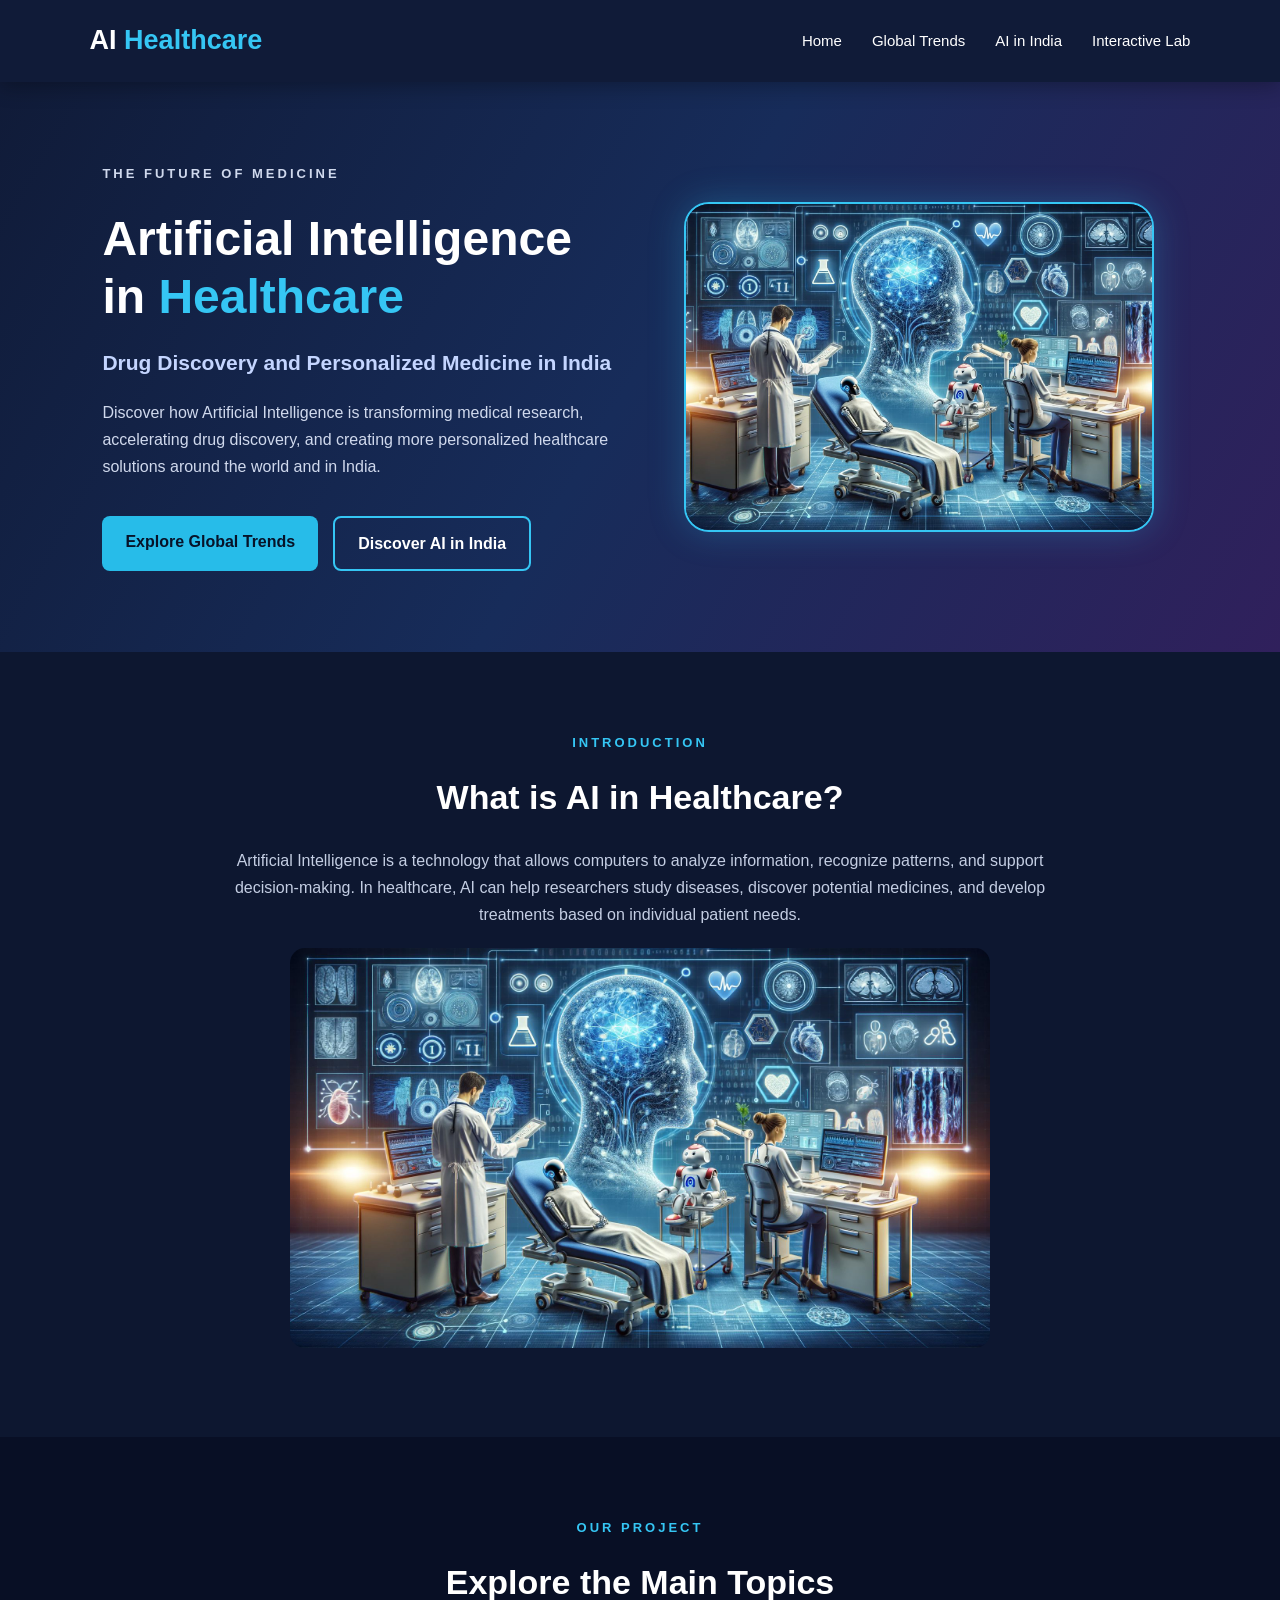
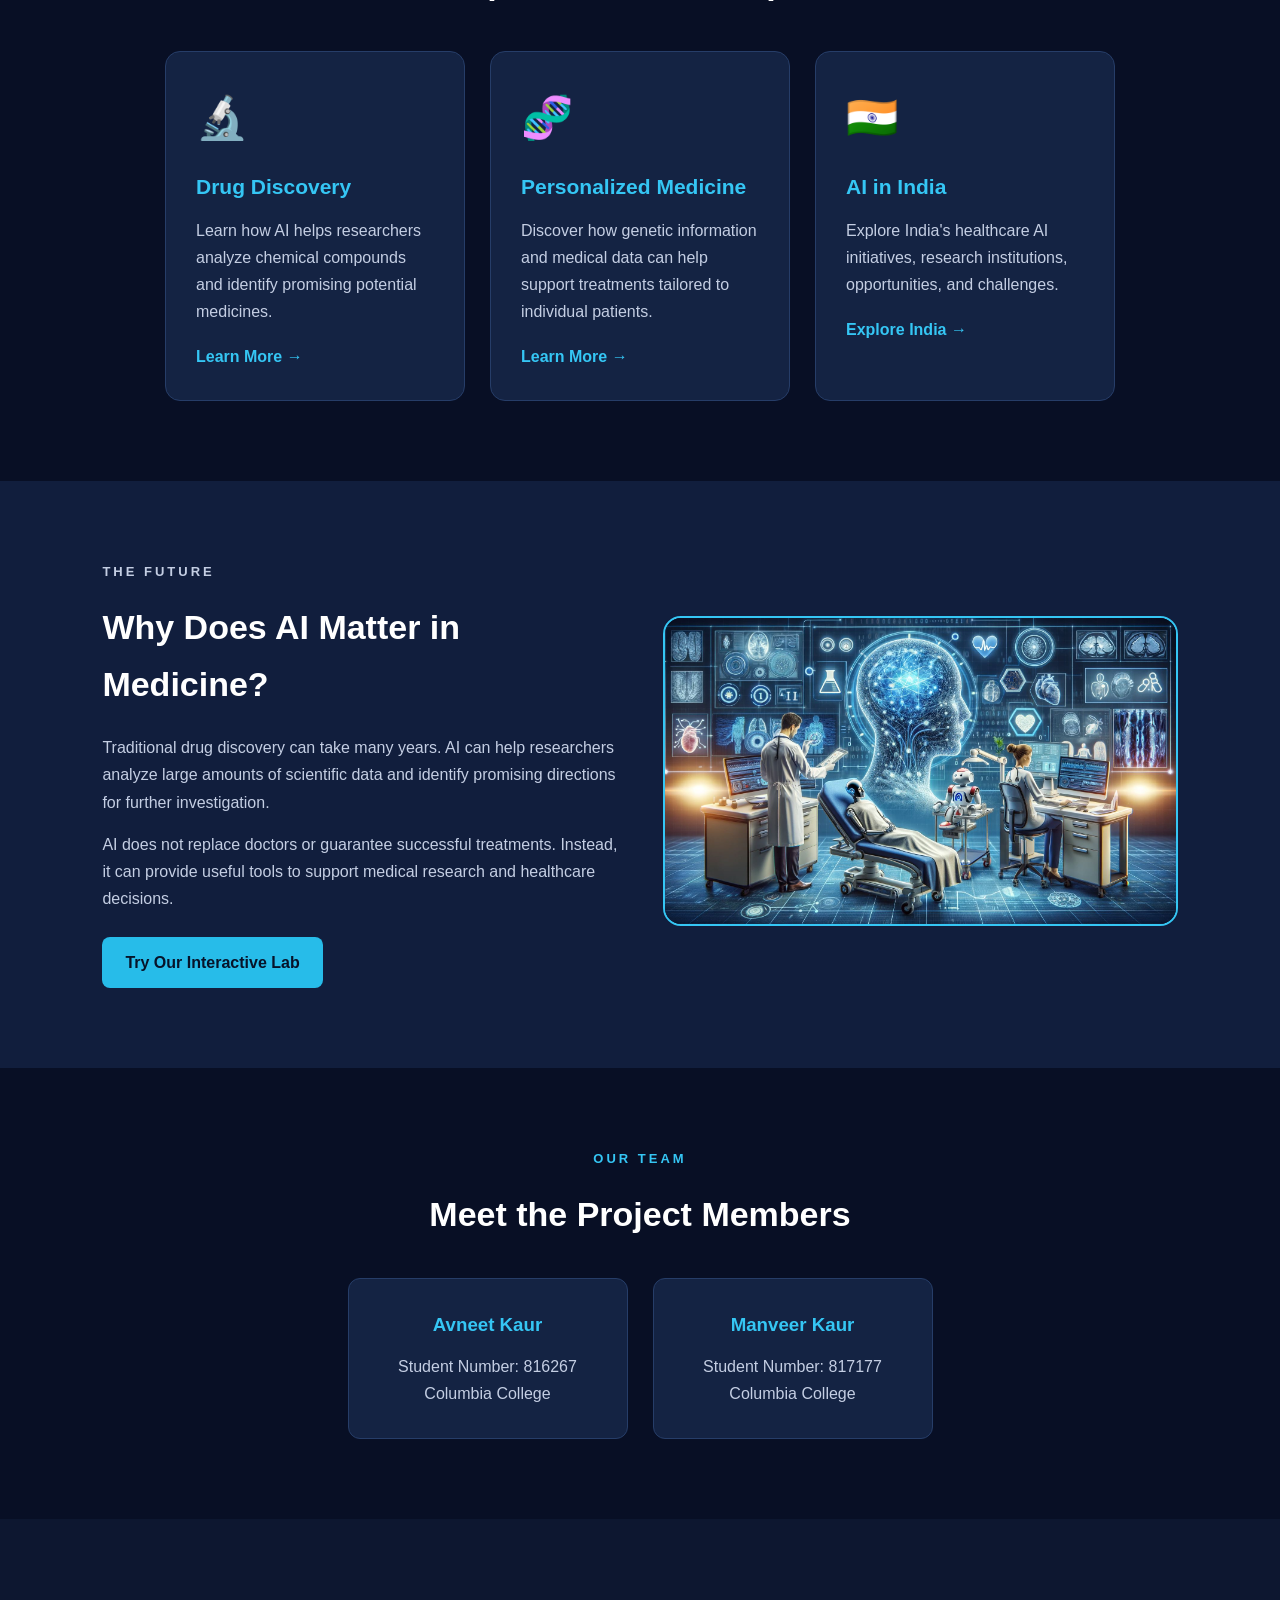
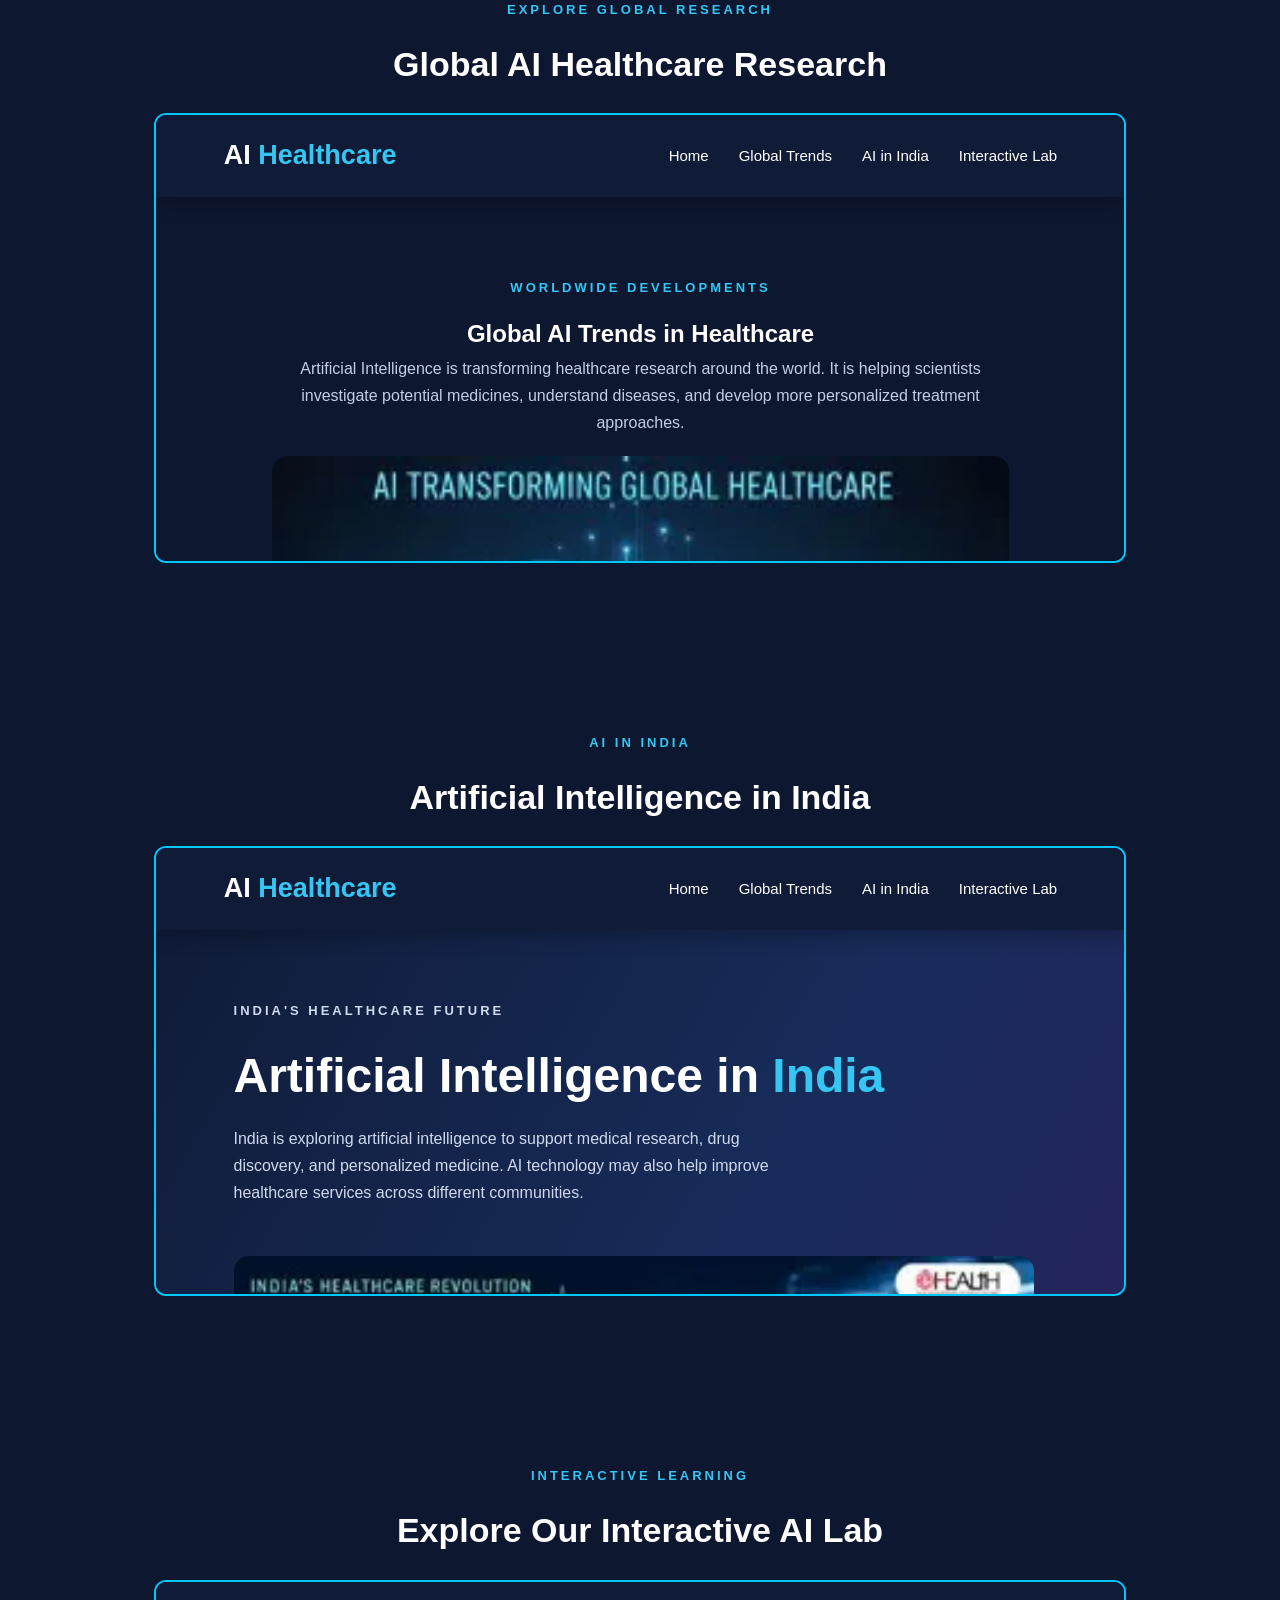
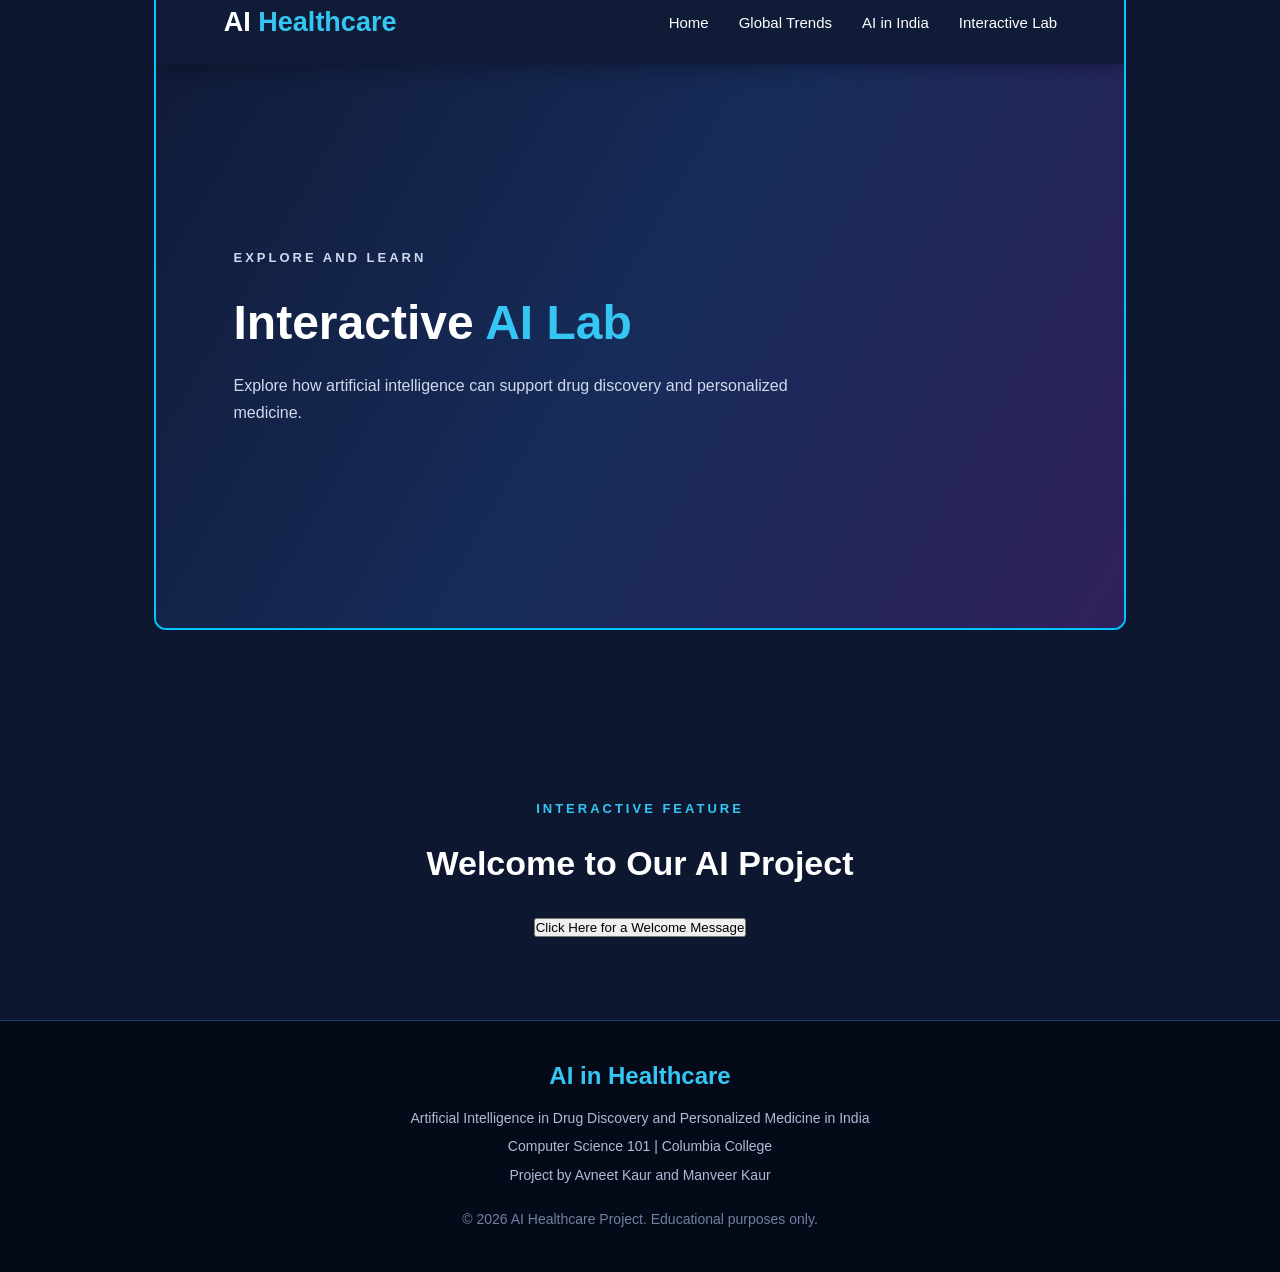
<file: index.html>
<!DOCTYPE html>
<html lang="en">

<head>
    <meta charset="UTF-8">
    <meta name="viewport" content="width=device-width, initial-scale=1.0">

    <title>AI in Healthcare | Drug Discovery & Personalized Medicine</title>

    <link rel="stylesheet" href="style.css">
</head>

<body>

    <!-- Navigation Bar -->
    <header>
        <nav class="navbar">

            <div class="logo">AI <span>Healthcare</span></div>

            <ul class="nav-links">
                <li><a href="index.html">Home</a></li>
                <li><a href="global.html">Global Trends</a></li>
                <li><a href="india.html">AI in India</a></li>
                <li><a href="interactive.html">Interactive Lab</a></li>
            </ul>

        </nav>
    </header>

    <!-- Hero Section -->
    <section class="hero">

        <div class="hero-content">

            <p class="welcome">THE FUTURE OF MEDICINE</p>

            <h1>
                Artificial Intelligence in
                <span>Healthcare</span>
            </h1>

            <h2>Drug Discovery and Personalized Medicine in India</h2>

            <p>
                Discover how Artificial Intelligence is transforming
                medical research, accelerating drug discovery, and
                creating more personalized healthcare solutions
                around the world and in India.
            </p>

            <div class="hero-buttons">
                <a href="global.html" class="btn">Explore Global Trends</a>
                <a href="india.html" class="btn secondary">Discover AI in India</a>
            </div>

        </div>

        <div class="hero-image">
            <img src="aihealthcare.jpeg.jpeg"
                 alt="Artificial intelligence in medical research">
        </div>

    </section>

    <!-- Introduction -->
    <section class="introduction">

        <p class="section-label">INTRODUCTION</p>

        <h2>What is AI in Healthcare?</h2>

        <p>
            Artificial Intelligence is a technology that allows
            computers to analyze information, recognize patterns,
            and support decision-making. In healthcare, AI can help
            researchers study diseases, discover potential medicines,
            and develop treatments based on individual patient needs.
        </p>

        <img src="aihealthcare.jpeg.jpeg"
             alt="Artificial Intelligence in Healthcare"
             style="width:100%; max-width:700px; height:auto; border-radius:15px; margin-top:20px;">

    </section>

    <!-- Project Topics -->
    <section class="topics">

        <p class="section-label">OUR PROJECT</p>

        <h2>Explore the Main Topics</h2>

        <div class="card-container">

            <div class="topic-card">

                <div class="card-icon">🔬</div>

                <h3>Drug Discovery</h3>

                <p>
                    Learn how AI helps researchers analyze
                    chemical compounds and identify promising
                    potential medicines.
                </p>

                <a href="global.html">Learn More →</a>

            </div>

            <div class="topic-card">

                <div class="card-icon">🧬</div>

                <h3>Personalized Medicine</h3>

                <p>
                    Discover how genetic information and
                    medical data can help support treatments
                    tailored to individual patients.
                </p>

                <a href="india.html">Learn More →</a>

            </div>

            <div class="topic-card">

                <div class="card-icon">🇮🇳</div>

                <h3>AI in India</h3>

                <p>
                    Explore India's healthcare AI initiatives,
                    research institutions, opportunities,
                    and challenges.
                </p>

                <a href="india.html">Explore India →</a>

            </div>

        </div>

    </section>

    <!-- Why AI Matters -->
    <section class="why-ai">

        <div class="why-content">

            <p class="section-label">THE FUTURE</p>

            <h2>Why Does AI Matter in Medicine?</h2>

            <p>
                Traditional drug discovery can take many years.
                AI can help researchers analyze large amounts
                of scientific data and identify promising
                directions for further investigation.
            </p>

            <p>
                AI does not replace doctors or guarantee
                successful treatments. Instead, it can provide
                useful tools to support medical research
                and healthcare decisions.
            </p>

            <a href="interactive.html" class="btn">
                Try Our Interactive Lab
            </a>

        </div>

        <div class="why-image">

            <img src="aihealthcare.jpeg.jpeg"
                 alt="Medical research and technology">

        </div>

    </section>

    <!-- Project Team -->
    <section class="team">

        <p class="section-label">OUR TEAM</p>

        <h2>Meet the Project Members</h2>

        <div class="team-container">

            <div class="team-card">

                <h3>Avneet Kaur</h3>
                <p>Student Number: 816267</p>
                <p>Columbia College</p>

            </div>

            <div class="team-card">

                <h3>Manveer Kaur</h3>
                <p>Student Number: 817177</p>
                <p>Columbia College</p>

            </div>

        </div>

    </section>

    <!-- Global Research iFrame -->
    <section class="introduction">

        <p class="section-label">EXPLORE GLOBAL RESEARCH</p>

        <h2>Global AI Healthcare Research</h2>

        <iframe
            src="global.html"
            width="100%"
            height="450"
            title="Global AI Healthcare Trends"
            style="border: 2px solid #00c8ff; border-radius: 12px;">
        </iframe>

    </section>

    <!-- AI in India iFrame -->
    <section class="introduction">

        <p class="section-label">AI IN INDIA</p>

        <h2>Artificial Intelligence in India</h2>

        <iframe
            src="india.html"
            width="100%"
            height="450"
            title="AI Healthcare in India"
            style="border: 2px solid #00c8ff; border-radius: 12px;">
        </iframe>

    </section>

    <!-- Interactive Lab iFrame -->
    <section class="introduction">

        <p class="section-label">INTERACTIVE LEARNING</p>

        <h2>Explore Our Interactive AI Lab</h2>

        <iframe
            src="interactive.html"
            width="100%"
            height="650"
            title="Interactive AI Healthcare Lab"
            style="border: 2px solid #00c8ff; border-radius: 12px;">
        </iframe>

    </section>

    <!-- Welcome Button -->
    <section class="introduction">

        <p class="section-label">INTERACTIVE FEATURE</p>

        <h2>Welcome to Our AI Project</h2>

        <button onclick="showWelcome()">
            Click Here for a Welcome Message
        </button>

    </section>

    <!-- Footer -->
    <footer>

        <h3>AI in Healthcare</h3>

        <p>
            Artificial Intelligence in Drug Discovery
            and Personalized Medicine in India
        </p>

        <p>Computer Science 101 | Columbia College</p>

        <p>Project by Avneet Kaur and Manveer Kaur</p>

        <p class="copyright">
            © 2026 AI Healthcare Project. Educational purposes only.
        </p>

    </footer>

    <script src="script.js"></script>

</body>
</html>
</file>
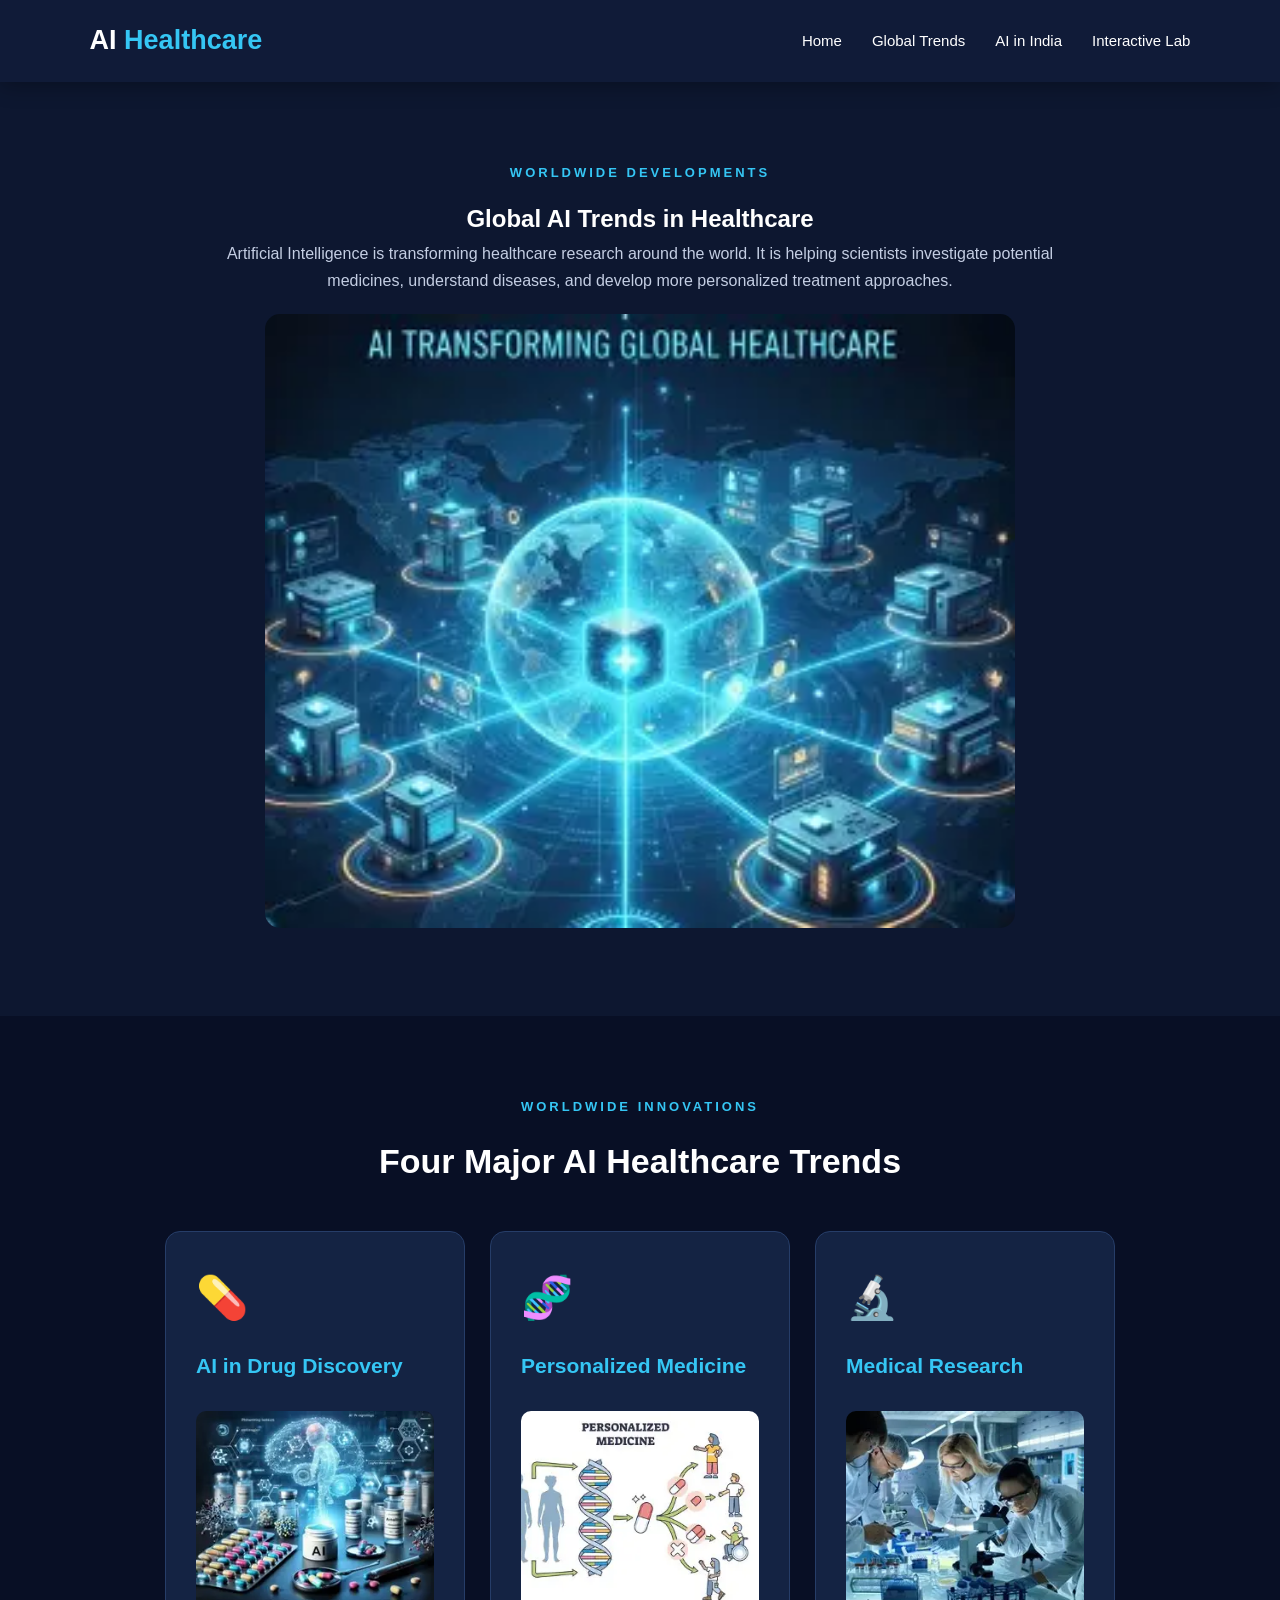
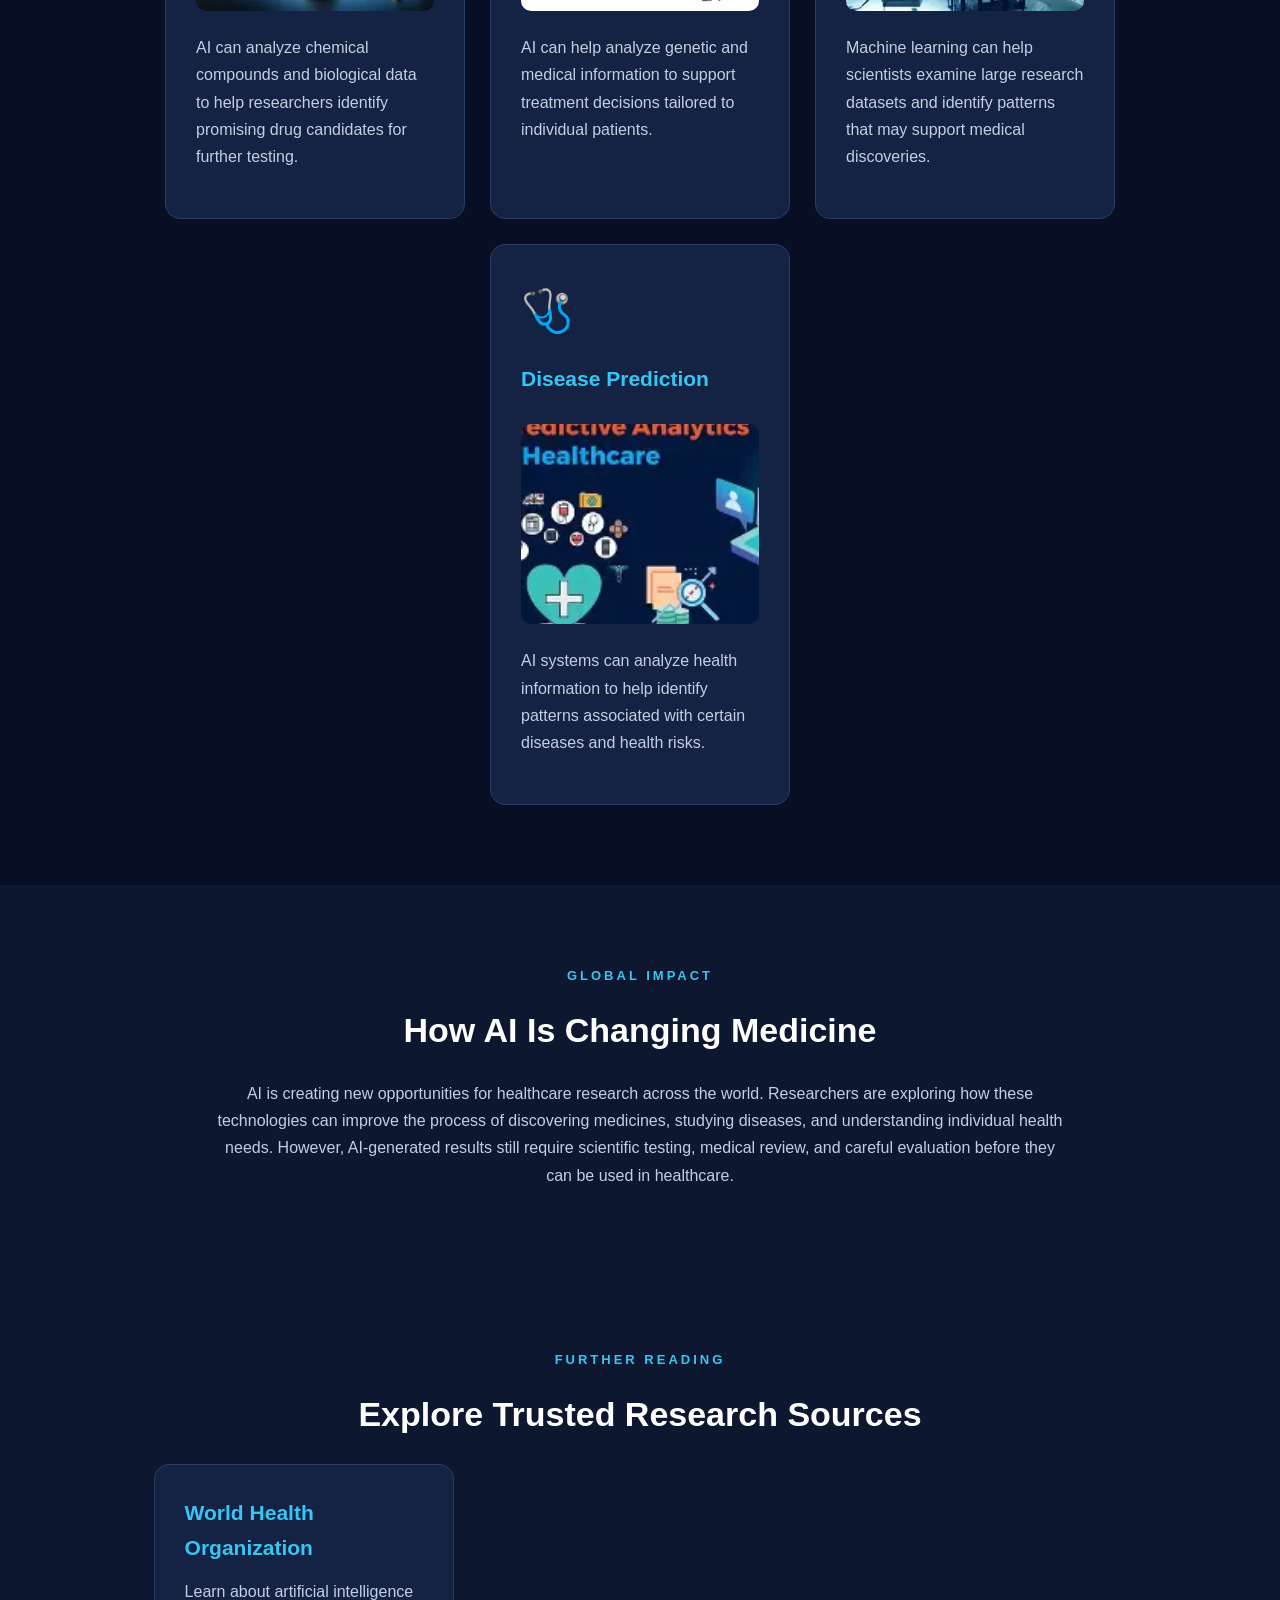
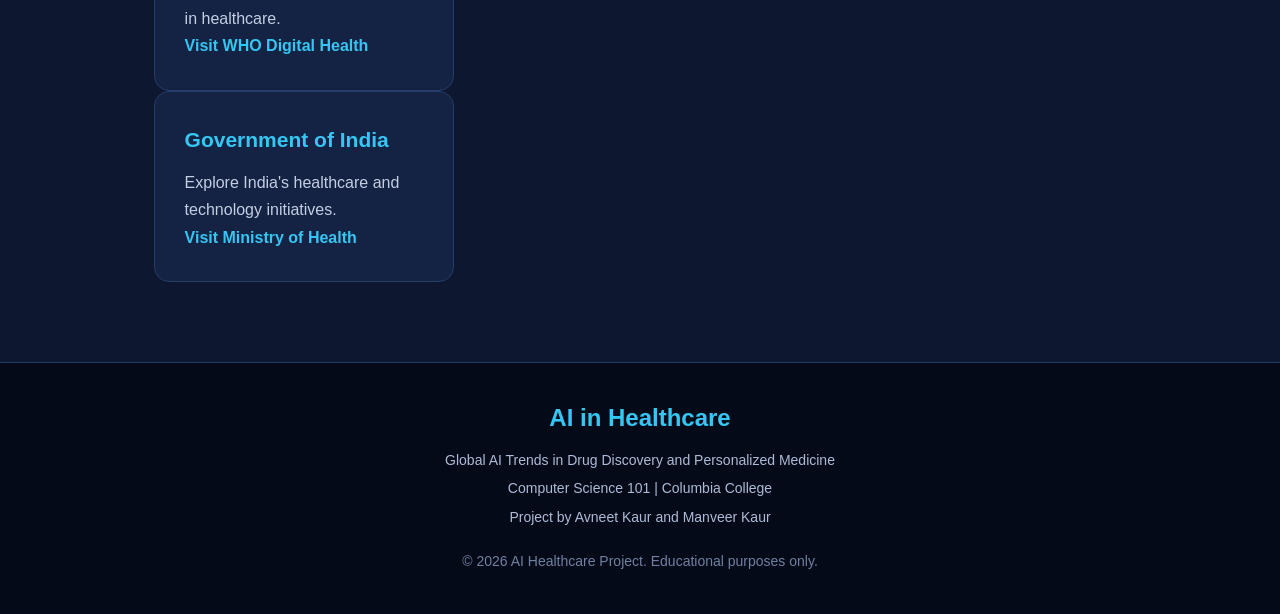
<file: global.html>
<!DOCTYPE html>
<html lang="en">

<head>
    <meta charset="UTF-8">
    <meta name="viewport" content="width=device-width, initial-scale=1.0">

    <title>Global AI Trends in Healthcare</title>

    <link rel="stylesheet" href="style.css">
</head>

<body>

    <!-- Navigation Bar -->
    <header>
        <nav class="navbar">

            <div class="logo">
                AI <span>Healthcare</span>
            </div>

            <ul class="nav-links">
                <li><a href="index.html">Home</a></li>
                <li><a href="global.html">Global Trends</a></li>
                <li><a href="india.html">AI in India</a></li>
                <li><a href="interactive.html">Interactive Lab</a></li>
            </ul>

        </nav>
    </header>

    <!-- Introduction -->
    <section class="introduction">

        <p class="section-label">WORLDWIDE DEVELOPMENTS</p>

        <h1>Global AI Trends in Healthcare</h1>

        <p>
            Artificial Intelligence is transforming healthcare
            research around the world. It is helping scientists
            investigate potential medicines, understand diseases,
            and develop more personalized treatment approaches.
        </p>

        <img src="global-intro.jpg"
             alt="Global artificial intelligence healthcare technology"
             style="width:100%; max-width:750px; height:auto; border-radius:15px; margin-top:20px;">

    </section>

    <!-- Global AI Trends -->
    <section class="topics">

        <p class="section-label">WORLDWIDE INNOVATIONS</p>

        <h2>Four Major AI Healthcare Trends</h2>

        <div class="card-container">

            <!-- Drug Discovery -->
            <div class="topic-card">

                <div class="card-icon">💊</div>

                <h3>AI in Drug Discovery</h3>

                <img src="drug-discovery.jpg"
                     alt="Scientists using AI for drug discovery"
                     style="width:100%; height:200px; object-fit:cover; border-radius:10px; margin:15px 0;">

                <p>
                    AI can analyze chemical compounds and biological
                    data to help researchers identify promising
                    drug candidates for further testing.
                </p>

            </div>

            <!-- Personalized Medicine -->
            <div class="topic-card">

                <div class="card-icon">🧬</div>

                <h3>Personalized Medicine</h3>

                <img src="personalized-medicine.jpg"
                     alt="AI technology supporting personalized medicine"
                     style="width:100%; height:200px; object-fit:cover; border-radius:10px; margin:15px 0;">

                <p>
                    AI can help analyze genetic and medical information
                    to support treatment decisions tailored to
                    individual patients.
                </p>

            </div>

            <!-- Medical Research -->
            <div class="topic-card">

                <div class="card-icon">🔬</div>

                <h3>Medical Research</h3>

                <img src="medical-research.jpg"
                     alt="Scientist conducting medical research"
                     style="width:100%; height:200px; object-fit:cover; border-radius:10px; margin:15px 0;">

                <p>
                    Machine learning can help scientists examine
                    large research datasets and identify patterns
                    that may support medical discoveries.
                </p>

            </div>

            <!-- Disease Prediction -->
            <div class="topic-card">

                <div class="card-icon">🩺</div>

                <h3>Disease Prediction</h3>

                <img src="disease-prediction.jpg"
                     alt="AI analyzing medical scans for disease prediction"
                     style="width:100%; height:200px; object-fit:cover; border-radius:10px; margin:15px 0;">

                <p>
                    AI systems can analyze health information
                    to help identify patterns associated with
                    certain diseases and health risks.
                </p>

            </div>

        </div>

    </section>

    <!-- Global Impact -->
    <section class="introduction">

        <p class="section-label">GLOBAL IMPACT</p>

        <h2>How AI Is Changing Medicine</h2>

        <p>
            AI is creating new opportunities for healthcare
            research across the world. Researchers are exploring
            how these technologies can improve the process of
            discovering medicines, studying diseases, and
            understanding individual health needs.

            However, AI-generated results still require
            scientific testing, medical review, and careful
            evaluation before they can be used in healthcare.
        </p>

    </section>

    <!-- Trusted Research Sources -->
    <section class="introduction">

        <p class="section-label">FURTHER READING</p>

        <h2>Explore Trusted Research Sources</h2>

        <div class="topic-card">

            <h3>World Health Organization</h3>

            <p>
                Learn about artificial intelligence in healthcare.
            </p>

            <a href="https://www.who.int/health-topics/digital-health"
               target="_blank">
                Visit WHO Digital Health
            </a>

        </div>

        <div class="topic-card">

            <h3>Government of India</h3>

            <p>
                Explore India's healthcare and technology initiatives.
            </p>

            <a href="https://www.mohfw.gov.in/"
               target="_blank">
                Visit Ministry of Health
            </a>

        </div>

    </section>

    <!-- Footer -->
    <footer>

        <h3>AI in Healthcare</h3>

        <p>
            Global AI Trends in Drug Discovery
            and Personalized Medicine
        </p>

        <p>Computer Science 101 | Columbia College</p>

        <p>Project by Avneet Kaur and Manveer Kaur</p>

        <p class="copyright">
            © 2026 AI Healthcare Project. Educational purposes only.
        </p>

    </footer>

</body>
</html>
</file>
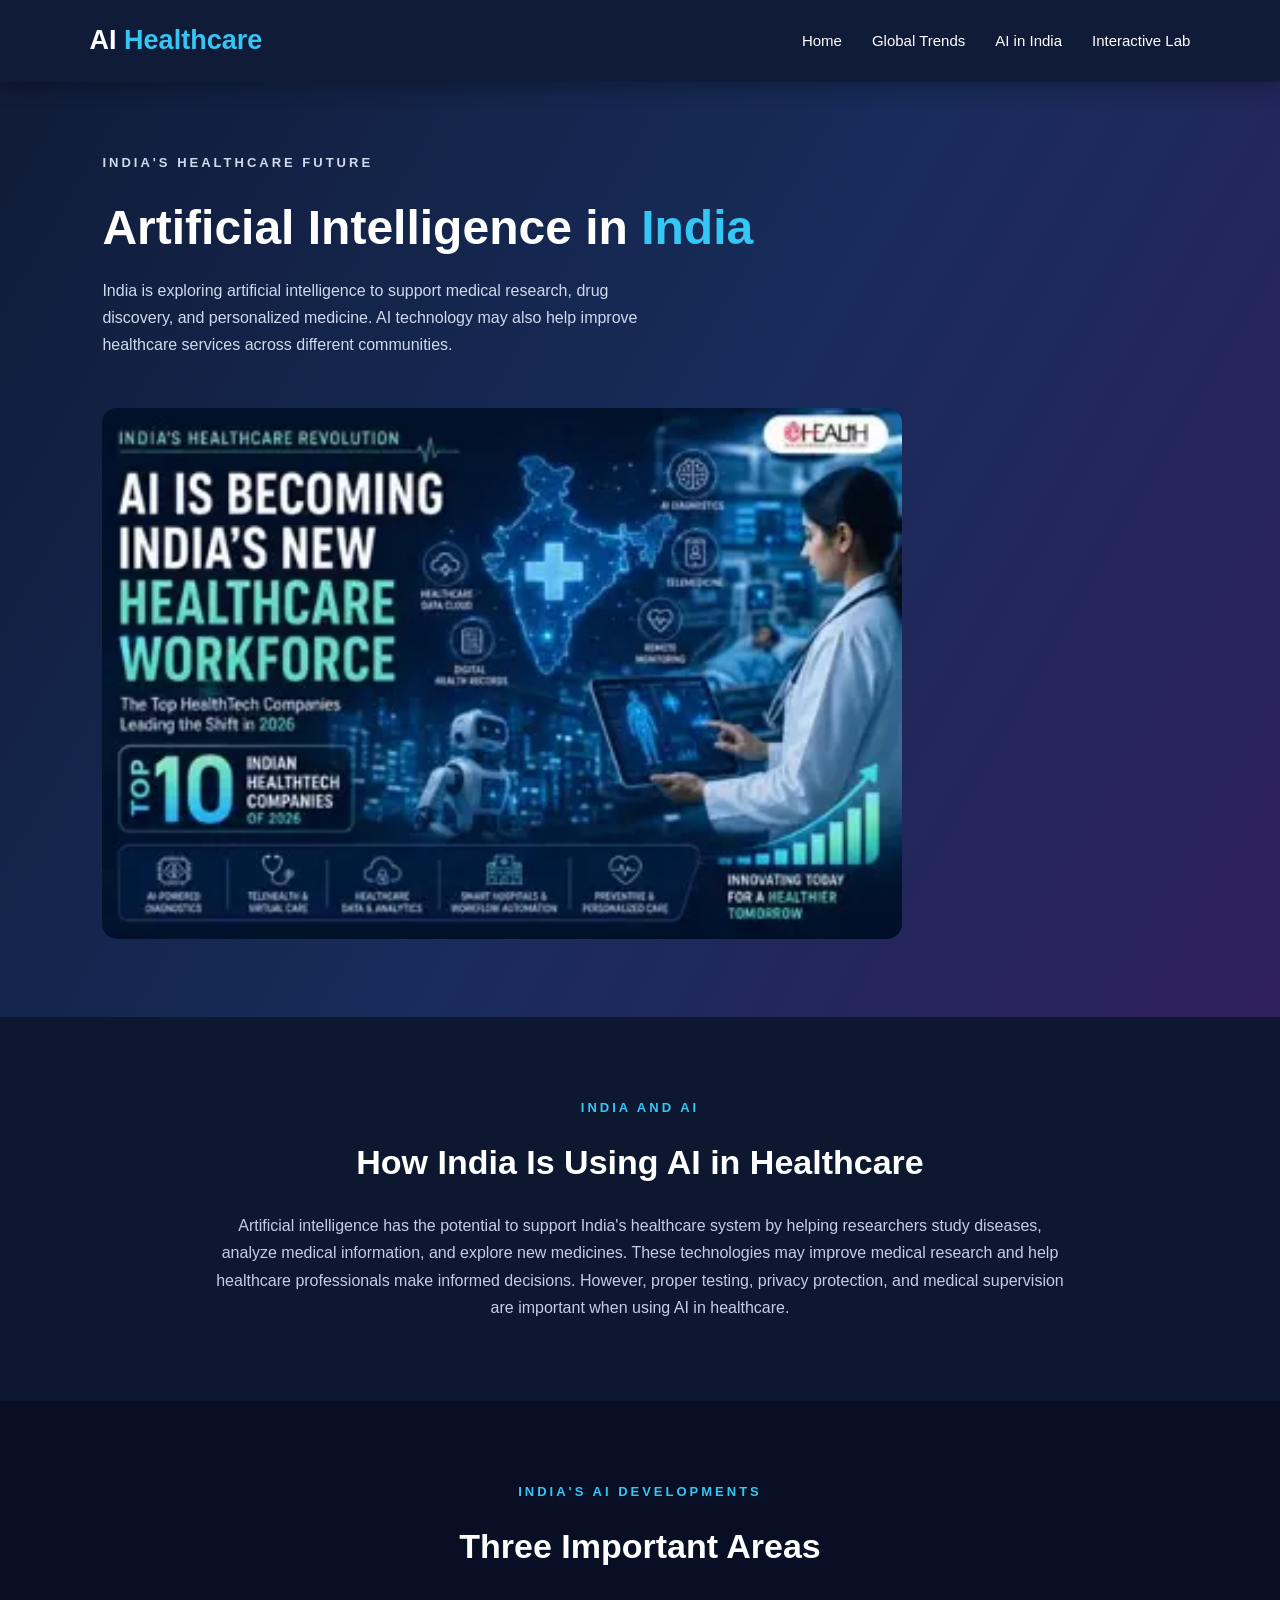
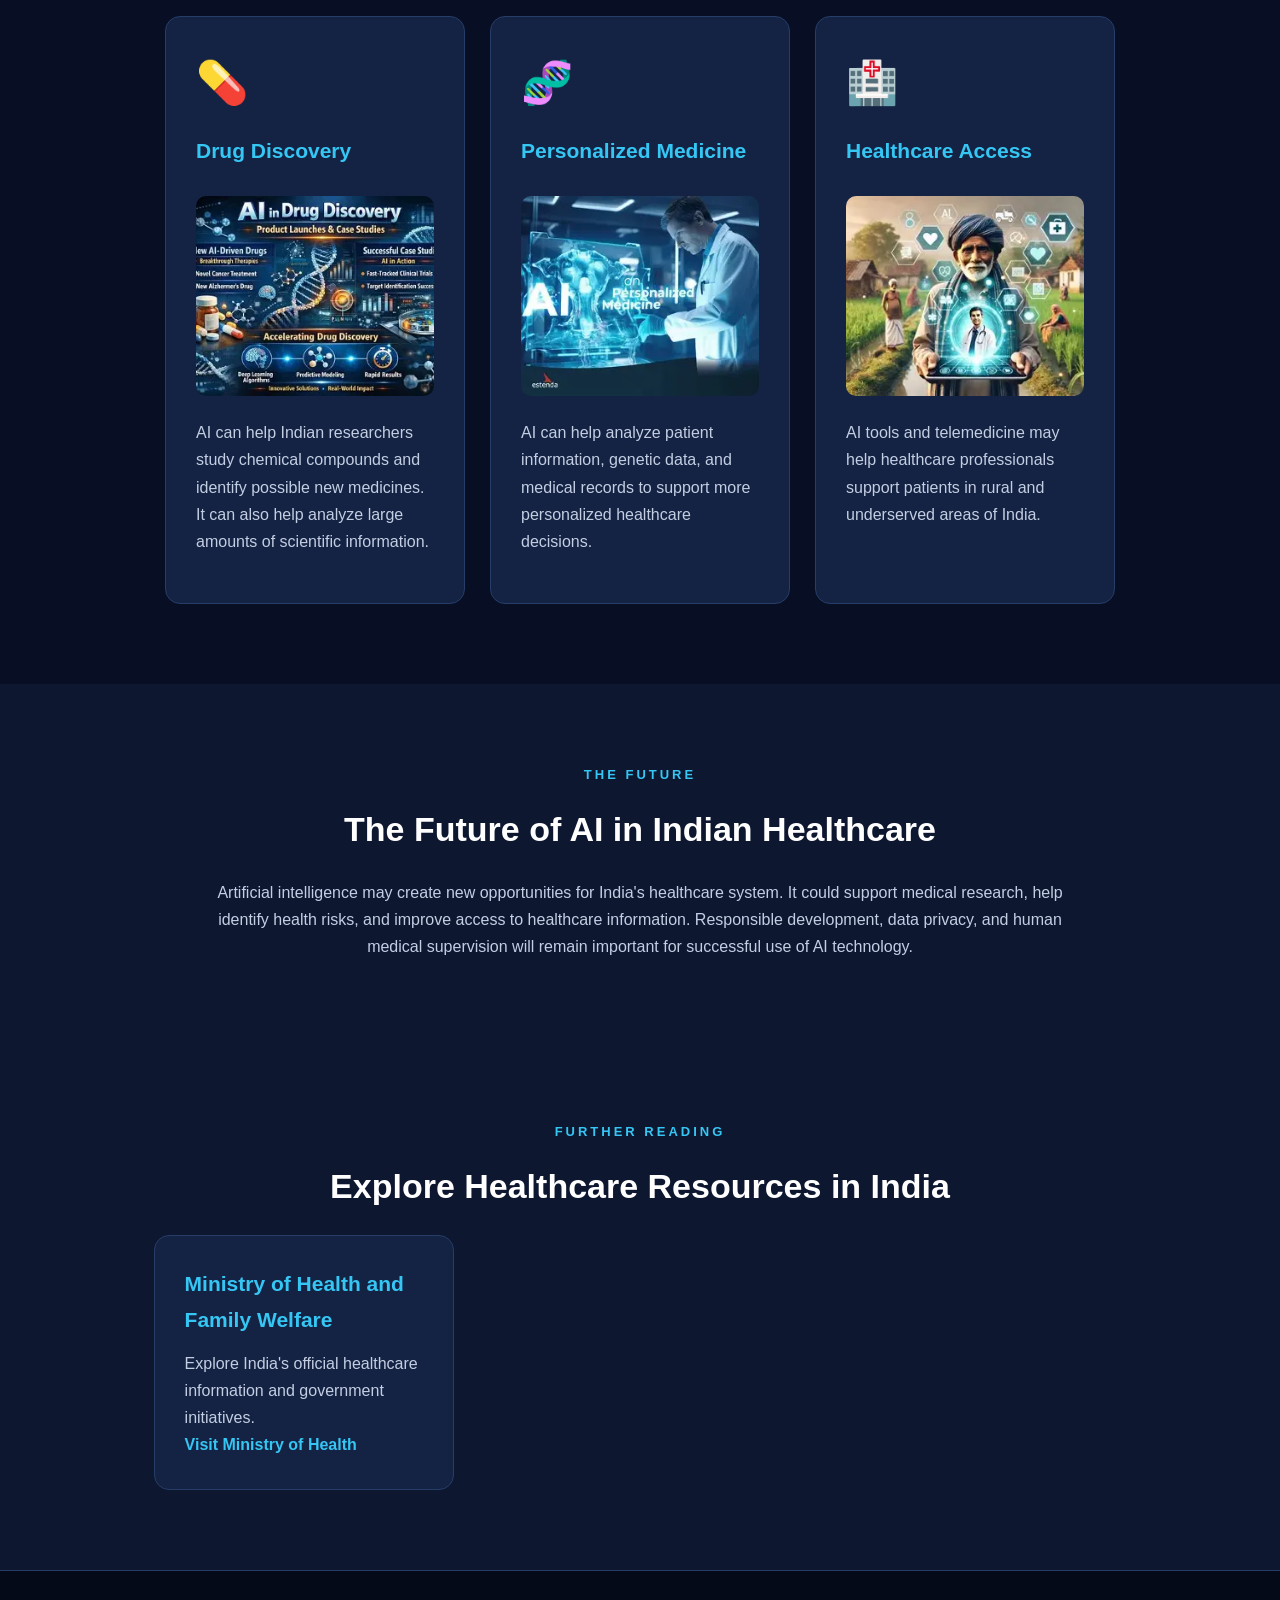
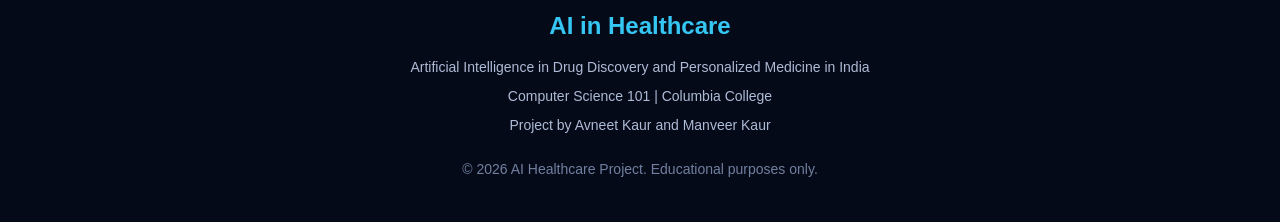
<file: india.html>
<!DOCTYPE html>
<html lang="en">

<head>
    <meta charset="UTF-8">
    <meta name="viewport" content="width=device-width, initial-scale=1.0">

    <title>AI in Healthcare in India</title>

    <link rel="stylesheet" href="style.css">
</head>

<body>

    <!-- Navigation Bar -->
    <header>
        <nav class="navbar">

            <div class="logo">
                AI <span>Healthcare</span>
            </div>

            <ul class="nav-links">
                <li><a href="index.html">Home</a></li>
                <li><a href="global.html">Global Trends</a></li>
                <li><a href="india.html">AI in India</a></li>
                <li><a href="interactive.html">Interactive Lab</a></li>
            </ul>

        </nav>
    </header>

    <!-- Hero Section -->
    <section class="hero">

        <div class="hero-content">

            <p class="section-label">INDIA'S HEALTHCARE FUTURE</p>

            <h1>
                Artificial Intelligence in <span>India</span>
            </h1>

            <p>
                India is exploring artificial intelligence to support
                medical research, drug discovery, and personalized medicine.
                AI technology may also help improve healthcare services
                across different communities.
            </p>

            <img src="india-hero.jpg"
                 alt="Artificial intelligence and healthcare innovation in India"
                 style="width:100%; max-width:800px; height:auto; border-radius:15px; margin-top:25px;">

        </div>

    </section>

    <!-- Introduction -->
    <section class="introduction">

        <p class="section-label">INDIA AND AI</p>

        <h2>How India Is Using AI in Healthcare</h2>

        <p>
            Artificial intelligence has the potential to support India's
            healthcare system by helping researchers study diseases,
            analyze medical information, and explore new medicines.

            These technologies may improve medical research and help
            healthcare professionals make informed decisions.
            However, proper testing, privacy protection, and medical
            supervision are important when using AI in healthcare.
        </p>

    </section>

    <!-- India's AI Developments -->
    <section class="topics">

        <p class="section-label">INDIA'S AI DEVELOPMENTS</p>

        <h2>Three Important Areas</h2>

        <div class="card-container">

            <!-- Drug Discovery -->
            <div class="topic-card">

                <div class="card-icon">💊</div>

                <h3>Drug Discovery</h3>

                <img src="india-drug.jpg"
                     alt="AI drug discovery research in India"
                     style="width:100%; height:200px; object-fit:cover; border-radius:10px; margin:15px 0;">

                <p>
                    AI can help Indian researchers study chemical
                    compounds and identify possible new medicines.
                    It can also help analyze large amounts of
                    scientific information.
                </p>

            </div>

            <!-- Personalized Medicine -->
            <div class="topic-card">

                <div class="card-icon">🧬</div>

                <h3>Personalized Medicine</h3>

                <img src="india-medicine.jpg"
                     alt="Personalized medicine using artificial intelligence"
                     style="width:100%; height:200px; object-fit:cover; border-radius:10px; margin:15px 0;">

                <p>
                    AI can help analyze patient information,
                    genetic data, and medical records to support
                    more personalized healthcare decisions.
                </p>

            </div>

            <!-- Healthcare Access -->
            <div class="topic-card">

                <div class="card-icon">🏥</div>

                <h3>Healthcare Access</h3>

                <img src="india-access.jpg"
                     alt="AI healthcare and telemedicine in rural India"
                     style="width:100%; height:200px; object-fit:cover; border-radius:10px; margin:15px 0;">

                <p>
                    AI tools and telemedicine may help healthcare
                    professionals support patients in rural and
                    underserved areas of India.
                </p>

            </div>

        </div>

    </section>

    <!-- India's Healthcare Future -->
    <section class="introduction">

        <p class="section-label">THE FUTURE</p>

        <h2>The Future of AI in Indian Healthcare</h2>

        <p>
            Artificial intelligence may create new opportunities
            for India's healthcare system. It could support
            medical research, help identify health risks, and
            improve access to healthcare information.

            Responsible development, data privacy, and human
            medical supervision will remain important for
            successful use of AI technology.
        </p>

    </section>

    <!-- Research Sources -->
    <section class="introduction">

        <p class="section-label">FURTHER READING</p>

        <h2>Explore Healthcare Resources in India</h2>

        <div class="topic-card">

            <h3>Ministry of Health and Family Welfare</h3>

            <p>
                Explore India's official healthcare information
                and government initiatives.
            </p>

            <a href="https://www.mohfw.gov.in/"
               target="_blank">
                Visit Ministry of Health
            </a>

        </div>

    </section>

    <!-- Footer -->
    <footer>

        <h3>AI in Healthcare</h3>

        <p>
            Artificial Intelligence in Drug Discovery
            and Personalized Medicine in India
        </p>

        <p>Computer Science 101 | Columbia College</p>

        <p>Project by Avneet Kaur and Manveer Kaur</p>

        <p class="copyright">
            © 2026 AI Healthcare Project. Educational purposes only.
        </p>

    </footer>

</body>
</html>
</file>
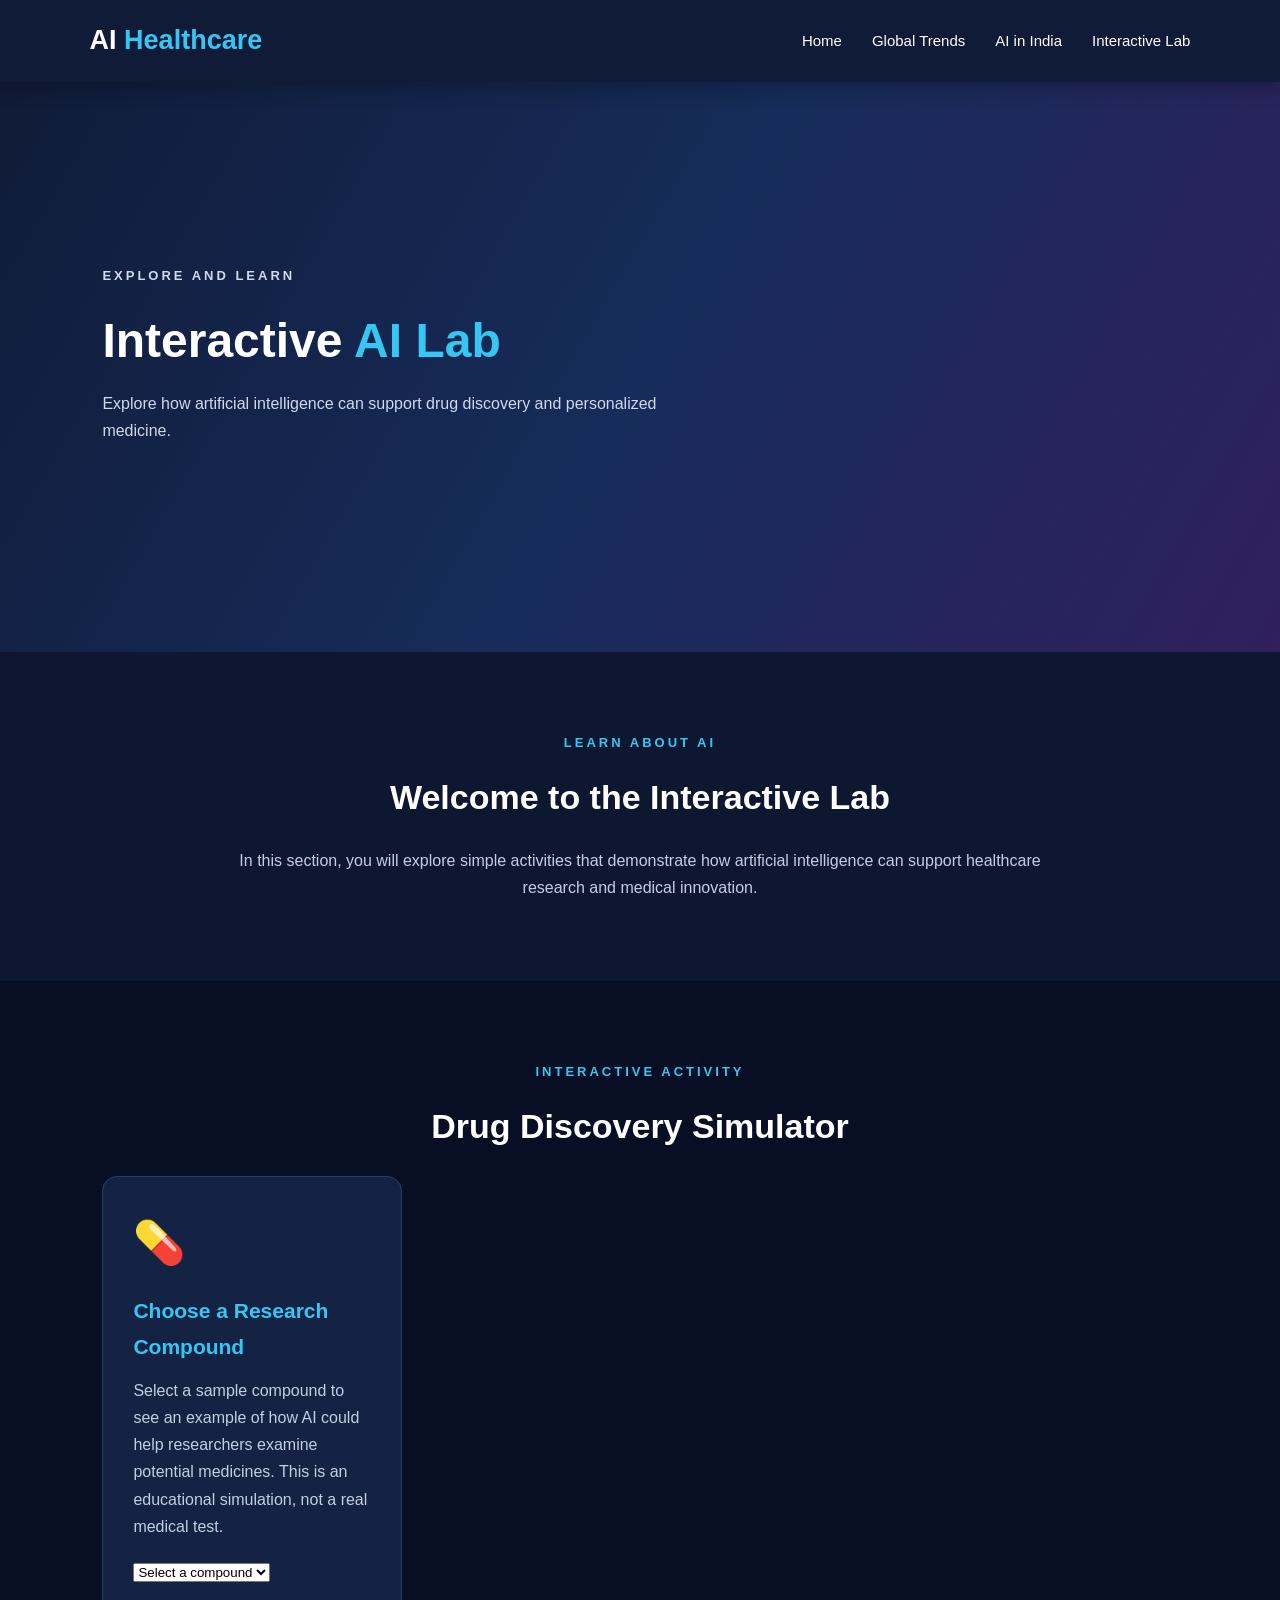
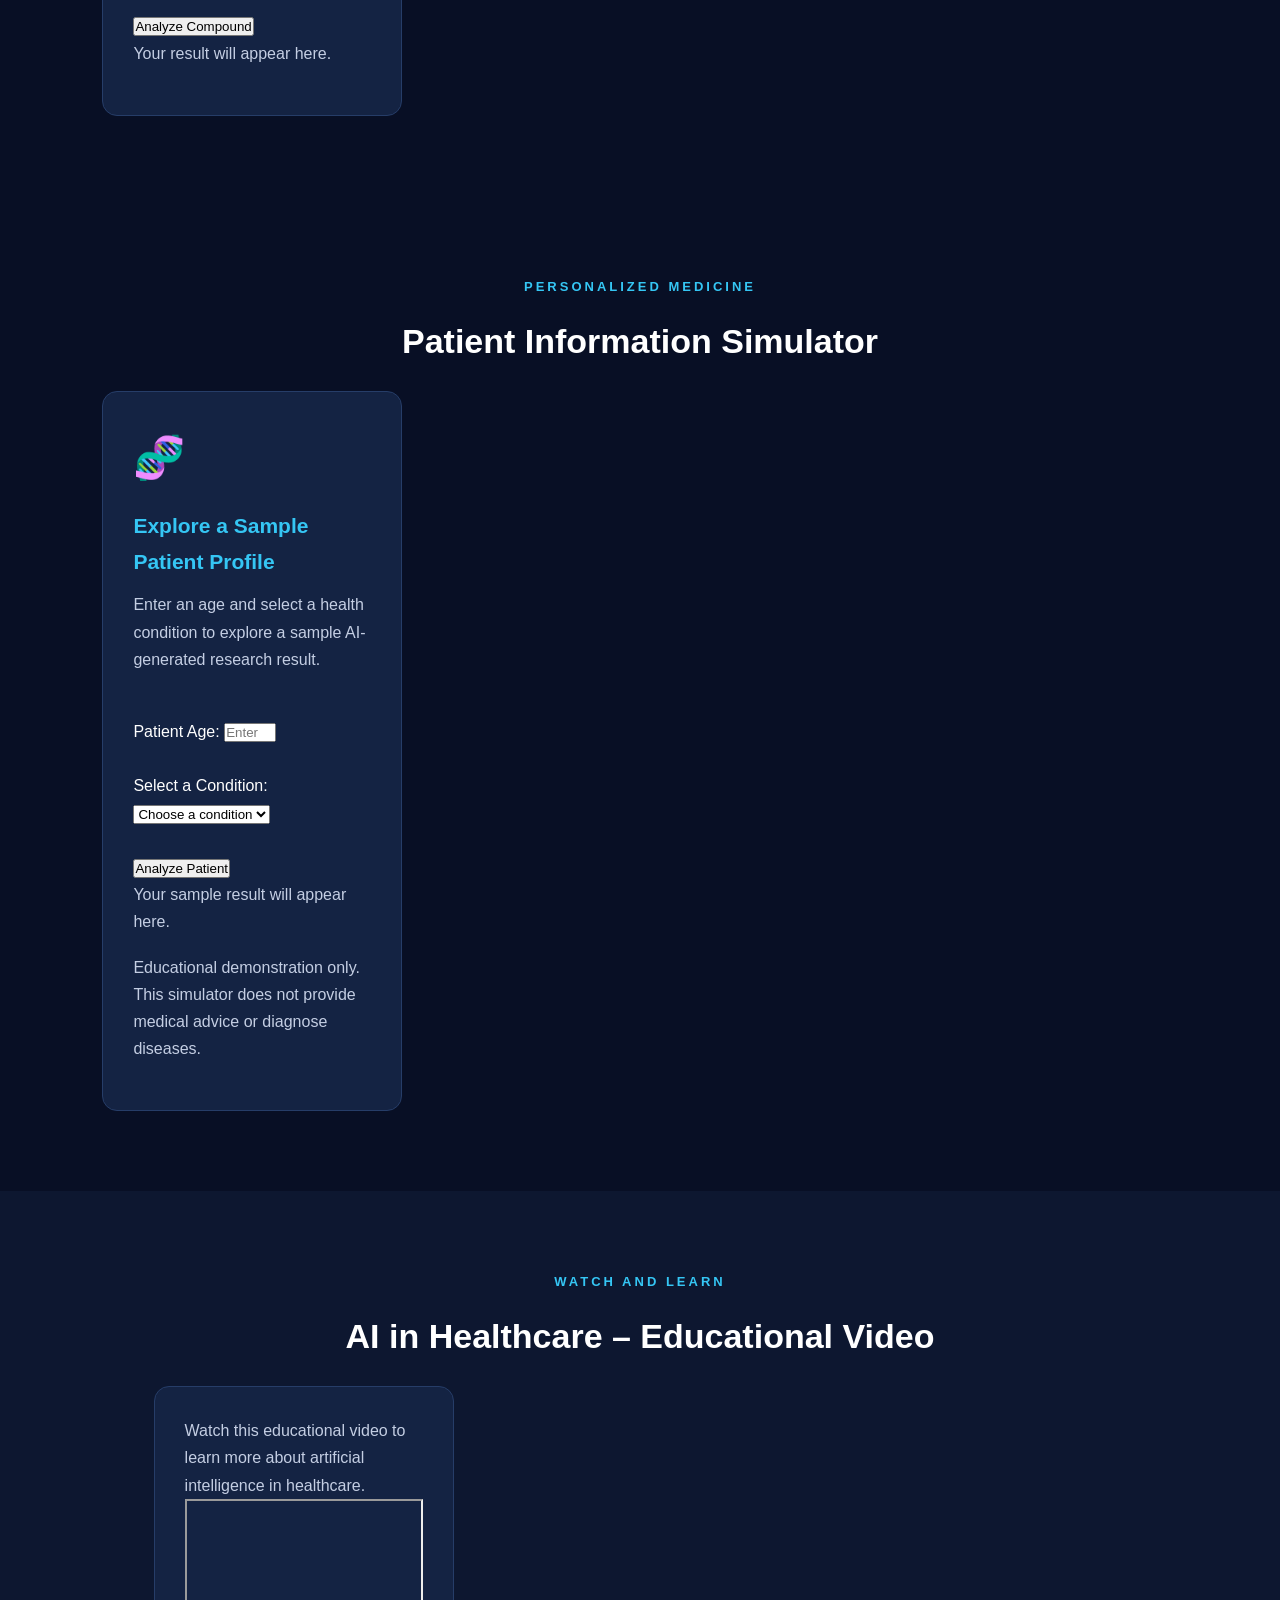
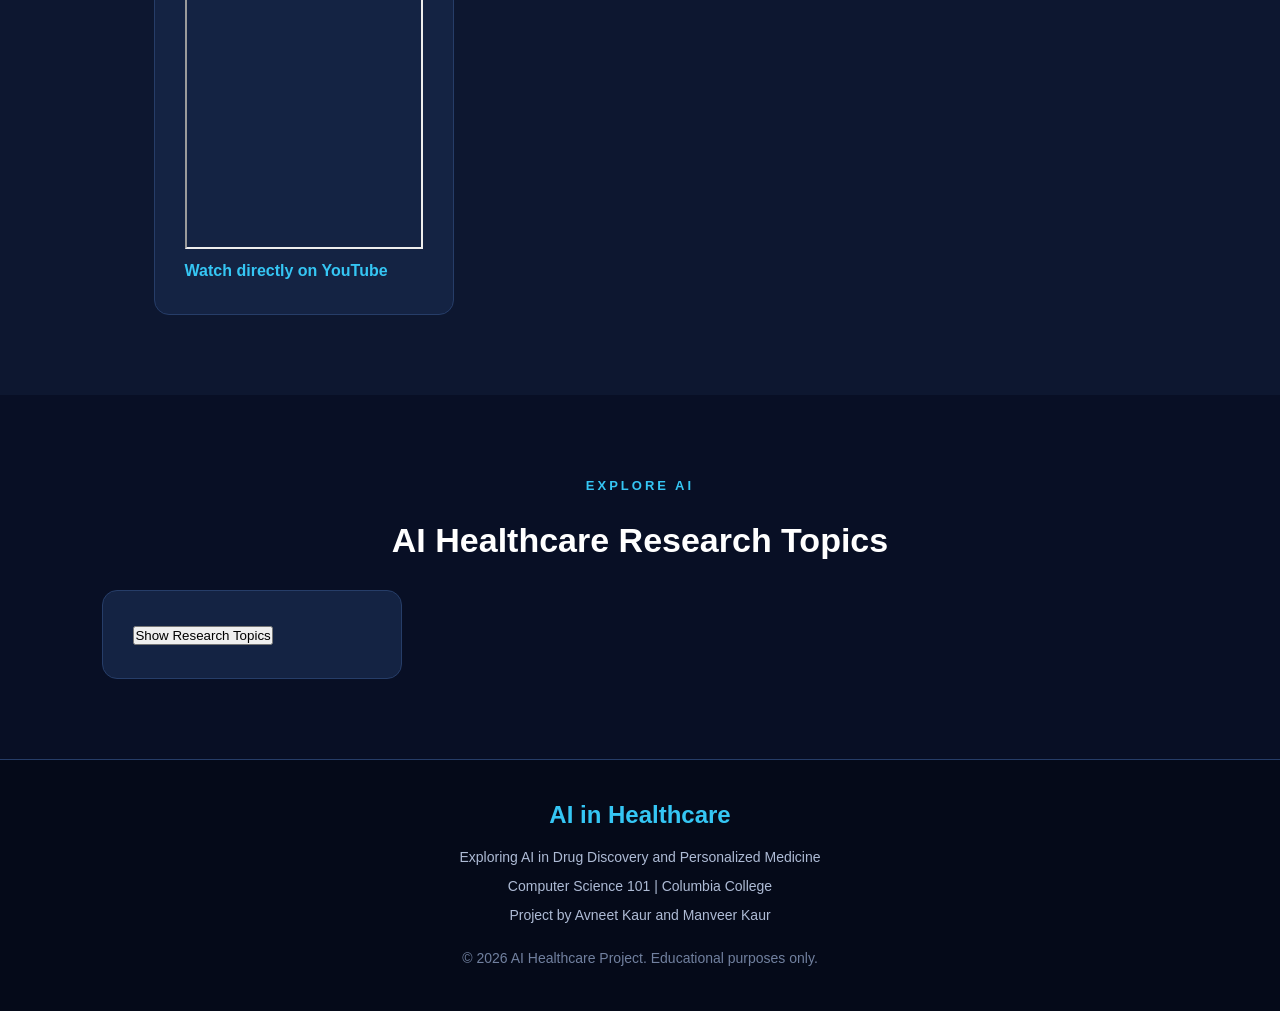
<file: interactive.html>
<!DOCTYPE html>
<html lang="en">

<head>
    <meta charset="UTF-8">
    <meta name="viewport" content="width=device-width, initial-scale=1.0">

    <title>Interactive AI Lab</title>

    <link rel="stylesheet" href="style.css">
</head>

<body>

    <!-- NAVIGATION BAR -->

    <header>
        <nav class="navbar">

            <div class="logo">
                AI <span>Healthcare</span>
            </div>

            <ul class="nav-links">
                <li><a href="index.html">Home</a></li>
                <li><a href="global.html">Global Trends</a></li>
                <li><a href="india.html">AI in India</a></li>
                <li><a href="interactive.html">Interactive Lab</a></li>
            </ul>

        </nav>
    </header>


    <!-- HERO SECTION -->

    <section class="hero">

        <div class="hero-content">

            <p class="section-label">EXPLORE AND LEARN</p>

            <h1>Interactive <span>AI Lab</span></h1>

            <p>
                Explore how artificial intelligence can support
                drug discovery and personalized medicine.
            </p>

        </div>

    </section>


    <!-- INTRODUCTION -->

    <section class="introduction">

        <p class="section-label">LEARN ABOUT AI</p>

        <h2>Welcome to the Interactive Lab</h2>

        <p>
            In this section, you will explore simple activities
            that demonstrate how artificial intelligence can
            support healthcare research and medical innovation.
        </p>

    </section>


    <!-- DRUG DISCOVERY SIMULATOR -->

    <section class="topics">

        <p class="section-label">INTERACTIVE ACTIVITY</p>

        <h2>Drug Discovery Simulator</h2>

        <div class="topic-card">

            <div class="card-icon">💊</div>

            <h3>Choose a Research Compound</h3>

            <p>
                Select a sample compound to see an example
                of how AI could help researchers examine
                potential medicines.

                This is an educational simulation,
                not a real medical test.
            </p>

            <select id="compound">

                <option value="">Select a compound</option>

                <option value="A">Compound A</option>

                <option value="B">Compound B</option>

                <option value="C">Compound C</option>

            </select>

            <br><br>

            <button onclick="analyzeCompound()">
                Analyze Compound
            </button>

            <p id="result">
                Your result will appear here.
            </p>

        </div>

    </section>


    <!-- PERSONALIZED MEDICINE SIMULATOR -->

    <section class="topics">

        <p class="section-label">PERSONALIZED MEDICINE</p>

        <h2>Patient Information Simulator</h2>

        <div class="topic-card">

            <div class="card-icon">🧬</div>

            <h3>Explore a Sample Patient Profile</h3>

            <p>
                Enter an age and select a health condition
                to explore a sample AI-generated research result.
            </p>

            <br>

            <label for="patientAge">Patient Age:</label>

            <input
                type="number"
                id="patientAge"
                placeholder="Enter age"
                min="1"
                max="120">

            <br><br>

            <label for="condition">Select a Condition:</label>

            <select id="condition">

                <option value="">Choose a condition</option>

                <option value="diabetes">Diabetes</option>

                <option value="heart disease">Heart Disease</option>

                <option value="cancer">Cancer</option>

            </select>

            <br><br>

            <button onclick="analyzePatient()">
                Analyze Patient
            </button>

            <p id="patientResult">
                Your sample result will appear here.
            </p>

            <p>
                Educational demonstration only.
                This simulator does not provide medical advice
                or diagnose diseases.
            </p>

        </div>

    </section>


    <!-- EDUCATIONAL VIDEO -->

    <section class="introduction">

        <p class="section-label">WATCH AND LEARN</p>

        <h2>AI in Healthcare – Educational Video</h2>

        <div class="topic-card">

            <p>
                Watch this educational video to learn more
                about artificial intelligence in healthcare.
            </p>

            <iframe
                width="100%"
                height="350"
                src="https://www.youtube.com/embed/ky0gP4_HWnA"
                title="AI in Healthcare Educational Video"
                referrerpolicy="strict-origin-when-cross-origin"
                allow="accelerometer; autoplay; clipboard-write; encrypted-media; gyroscope; picture-in-picture; web-share"
                allowfullscreen>
            </iframe>

            <p>
                <a href="https://www.youtube.com/watch?v=ky0gP4_HWnA"
                   target="_blank"
                   rel="noopener noreferrer">
                    Watch directly on YouTube
                </a>
            </p>

        </div>

    </section>


    <!-- RESEARCH TOPICS -->

    <section class="topics">

        <p class="section-label">EXPLORE AI</p>

        <h2>AI Healthcare Research Topics</h2>

        <div class="topic-card">

            <ul id="researchTopics"></ul>

            <button onclick="displayResearchTopics()">
                Show Research Topics
            </button>

        </div>

    </section>


    <!-- FOOTER -->

    <footer>

        <h3>AI in Healthcare</h3>

        <p>
            Exploring AI in Drug Discovery
            and Personalized Medicine
        </p>

        <p>Computer Science 101 | Columbia College</p>

        <p>Project by Avneet Kaur and Manveer Kaur</p>

        <p class="copyright">
            © 2026 AI Healthcare Project.
            Educational purposes only.
        </p>

    </footer>


    <!-- JAVASCRIPT -->

    <script src="script.js"></script>

</body>

</html>
</file>
<file: style.css>
/* =================================
   AI HEALTHCARE PROJECT
   MAIN WEBSITE DESIGN
================================= */

/* GENERAL SETTINGS */

* {
    margin: 0;
    padding: 0;
    box-sizing: border-box;
    scroll-behavior: smooth;
}

body {
    font-family: Arial, Helvetica, sans-serif;
    background-color: #080f25;
    color: #ffffff;
    line-height: 1.7;
}

/* NAVIGATION BAR */

header {
    background: #101b38;
    padding: 18px 7%;
    position: sticky;
    top: 0;
    z-index: 1000;
    box-shadow: 0 4px 20px rgba(0, 0, 0, 0.3);
}

.navbar {
    display: flex;
    justify-content: space-between;
    align-items: center;
    flex-wrap: wrap;
}

.logo {
    font-size: 27px;
    font-weight: bold;
    color: #ffffff;
}

.logo span {
    color: #35c6f4;
}

.nav-links {
    display: flex;
    list-style: none;
    gap: 30px;
}

.nav-links a {
    text-decoration: none;
    color: #ffffff;
    font-size: 15px;
    transition: 0.3s;
}

.nav-links a:hover {
    color: #35c6f4;
}

/* HERO SECTION */

.hero {
    min-height: 570px;
    padding: 70px 8%;
    display: flex;
    align-items: center;
    justify-content: space-between;
    gap: 40px;
    background: linear-gradient(120deg, #101b38, #172c5a, #30205c);
    overflow: hidden;
}

.hero-content {
    flex: 1;
    animation: slideIn 1s ease;
}

.welcome,
.section-label {
    color: #35c6f4;
    font-size: 13px;
    font-weight: bold;
    letter-spacing: 3px;
    margin-bottom: 15px;
}

.hero h1 {
    font-size: 48px;
    line-height: 1.2;
    margin-bottom: 20px;
}

.hero h1 span {
    color: #35c6f4;
}

.hero h2 {
    font-size: 21px;
    color: #c4d5ff;
    margin-bottom: 18px;
}

.hero p {
    color: #d0d9ed;
    max-width: 580px;
    margin-bottom: 25px;
}

.hero-image {
    flex: 1;
    display: flex;
    justify-content: center;
}

.hero-image img {
    width: 100%;
    max-width: 470px;
    height: 330px;
    object-fit: cover;
    border-radius: 25px;
    border: 2px solid #35c6f4;
    box-shadow: 0 0 35px rgba(53, 198, 244, 0.25);
    animation: float 4s ease-in-out infinite;
}

/* BUTTONS */

.hero-buttons {
    display: flex;
    flex-wrap: wrap;
    gap: 15px;
}

.btn {
    display: inline-block;
    background: #27bce9;
    color: #071329;
    padding: 12px 23px;
    border-radius: 8px;
    text-decoration: none;
    font-weight: bold;
    transition: 0.3s;
    margin-top: 10px;
}

.btn:hover {
    background: #ffffff;
    transform: translateY(-4px);
    box-shadow: 0 5px 20px rgba(53, 198, 244, 0.4);
}

.btn.secondary {
    background: transparent;
    border: 2px solid #35c6f4;
    color: #ffffff;
}

/* INTRODUCTION */

.introduction {
    text-align: center;
    padding: 80px 12%;
    background: #0d1730;
}

.introduction h2,
.topics h2,
.team h2 {
    font-size: 34px;
    margin-bottom: 20px;
}

.introduction p:not(.section-label) {
    color: #c4cee3;
    max-width: 850px;
    margin: auto;
}

/* TOPIC CARDS */

.topics {
    padding: 80px 8%;
    text-align: center;
    background: #080f25;
}

.card-container {
    display: flex;
    justify-content: center;
    flex-wrap: wrap;
    gap: 25px;
    margin-top: 40px;
}

.topic-card {
    background: #142343;
    padding: 30px;
    border: 1px solid #263d68;
    border-radius: 15px;
    width: 300px;
    transition: 0.4s;
    text-align: left;
}

.topic-card:hover {
    transform: translateY(-10px);
    border-color: #35c6f4;
    box-shadow: 0 10px 30px rgba(53, 198, 244, 0.15);
}

.card-icon {
    font-size: 42px;
    margin-bottom: 15px;
}

.topic-card h3 {
    color: #35c6f4;
    margin-bottom: 12px;
    font-size: 21px;
}

.topic-card p {
    color: #c4cee3;
    margin-bottom: 18px;
}

.topic-card a {
    color: #35c6f4;
    text-decoration: none;
    font-weight: bold;
}

.topic-card a:hover {
    color: #ffffff;
}

/* WHY AI SECTION */

.why-ai {
    padding: 80px 8%;
    background: #111e3d;
    display: flex;
    align-items: center;
    gap: 45px;
}

.why-content {
    flex: 1;
}

.why-content h2 {
    font-size: 34px;
    margin-bottom: 20px;
}

.why-content p {
    color: #c4cee3;
    margin-bottom: 15px;
}

.why-image {
    flex: 1;
}

.why-image img {
    width: 100%;
    height: 310px;
    object-fit: cover;
    border-radius: 18px;
    border: 2px solid #35c6f4;
}

/* TEAM SECTION */

.team {
    padding: 80px 8%;
    text-align: center;
    background: #080f25;
}

.team-container {
    display: flex;
    justify-content: center;
    flex-wrap: wrap;
    gap: 25px;
    margin-top: 35px;
}

.team-card {
    background: #142343;
    border: 1px solid #263d68;
    border-radius: 12px;
    padding: 30px;
    width: 280px;
    transition: 0.3s;
}

.team-card:hover {
    border-color: #35c6f4;
    transform: translateY(-5px);
}

.team-card h3 {
    color: #35c6f4;
    margin-bottom: 12px;
}

.team-card p {
    color: #c4cee3;
}

/* FOOTER */

footer {
    background: #050a19;
    text-align: center;
    padding: 35px 15px;
    border-top: 1px solid #263d68;
}

footer h3 {
    color: #35c6f4;
    font-size: 24px;
    margin-bottom: 10px;
}

footer p {
    color: #aebbd5;
    font-size: 14px;
    margin: 5px;
}

.copyright {
    margin-top: 20px !important;
    color: #71809f;
}

/* ANIMATIONS */

@keyframes float {
    0%, 100% {
        transform: translateY(0);
    }

    50% {
        transform: translateY(-12px);
    }
}

@keyframes slideIn {
    from {
        opacity: 0;
        transform: translateX(-40px);
    }

    to {
        opacity: 1;
        transform: translateX(0);
    }
}

/* MOBILE RESPONSIVE DESIGN */

@media screen and (max-width: 850px) {

    .hero {
        flex-direction: column;
        text-align: center;
    }

    .hero h1 {
        font-size: 36px;
    }

    .hero-buttons {
        justify-content: center;
    }

    .why-ai {
        flex-direction: column;
        text-align: center;
    }

    .nav-links {
        gap: 12px;
        flex-wrap: wrap;
        justify-content: center;
    }

    .navbar {
        justify-content: center;
        gap: 15px;
    }
}

@media screen and (max-width: 500px) {

    .hero h1 {
        font-size: 30px;
    }

    .introduction h2,
    .topics h2,
    .team h2,
    .why-content h2 {
        font-size: 27px;
    }

    .topic-card {
        width: 100%;
    }
}
</file>
